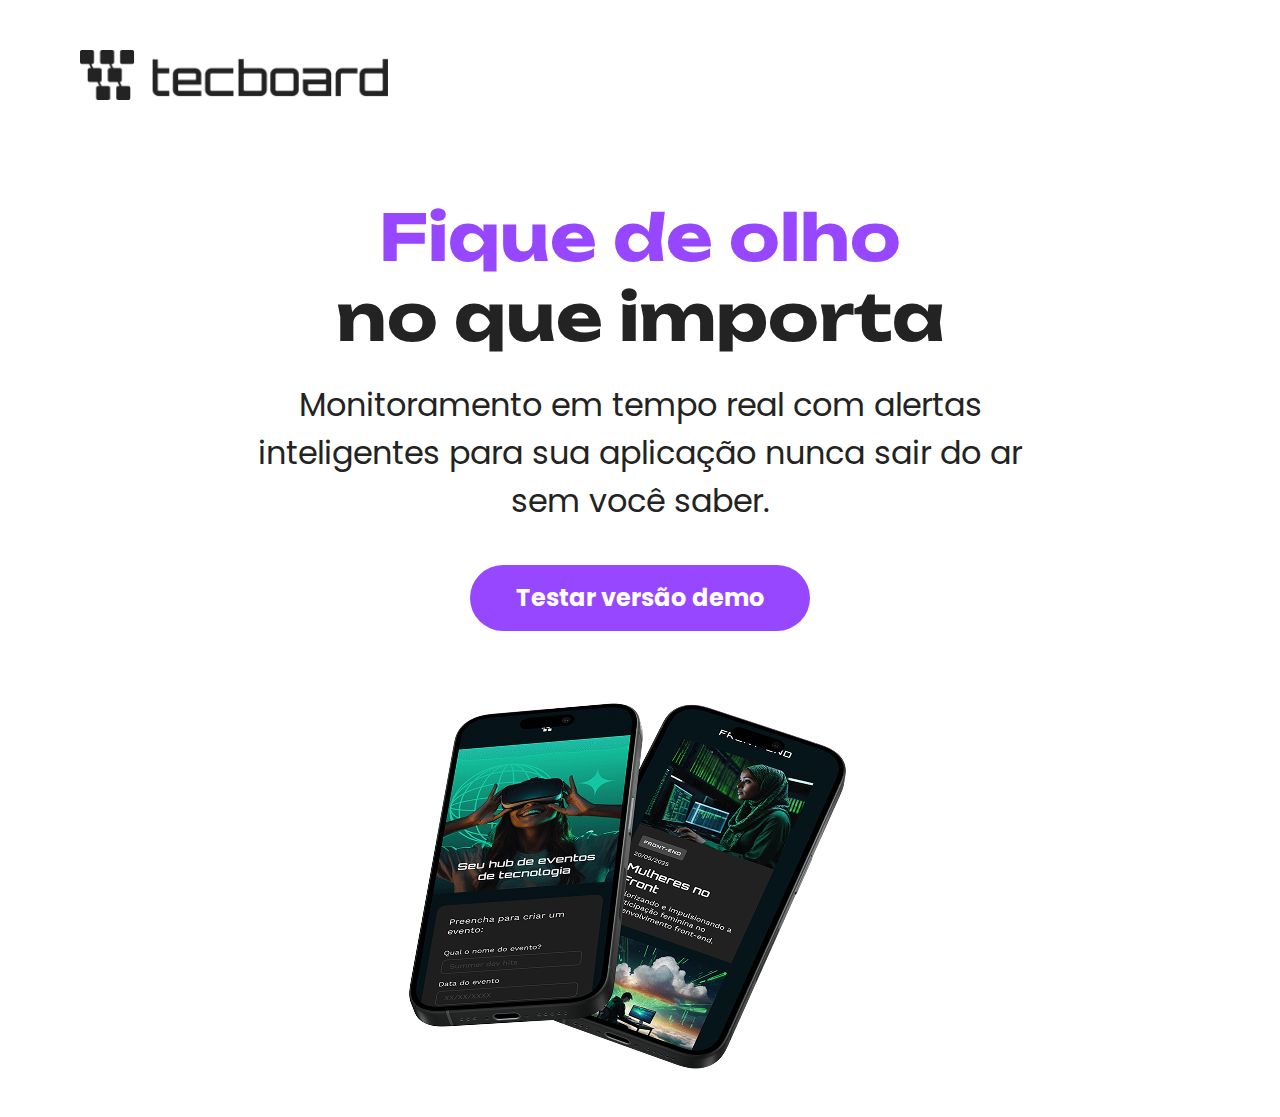
<file: index.html>
<!DOCTYPE html>
<html lang="pt-br">

<head>
	<meta charset="UTF-8">
	<meta name="viewport" content="width=device-width, initial-scale=1.0">
	<link rel="icon" href="favicon.png">

	<link rel="stylesheet" href="css/styles.css">
	<link rel="stylesheet" href="css/fonts.css">

	<title>Tecboard</title>
</head>

<body>
	<header>
		<img src="img/logo.png" alt="Logo Tecboard na cor preta">
	</header>
	<main>
		<section>
			<h1><span>Fique de olho</span>
				<br>no que importa
			</h1>

			<p>
				Monitoramento em tempo real com alertas inteligentes para sua aplicação nunca sair do ar sem você saber.
			</p>

			<a href="#">Testar versão demo</a>
			
			<img src="img/celulares_desktop.png" alt="Dois celulares pretos sobrepostos com uma sombra roxa no fundo com o aplicativo do Tecboard aberto">
		</section>
	</main>
</body>

</html>
</file>
<file: css/fonts.css>
@font-face {
  font-family: 'Poppins';
  src: url('../fonts/Poppins-Regular.ttf') format('truetype');
  font-weight: 400;
  font-style: normal;
  font-display: swap;
}

@font-face {
  font-family: 'Poppins';
  src: url('../fonts/Poppins-Bold.ttf') format('truetype');
  font-weight: 700;
  font-style: normal;
  font-display: swap;
}

@font-face {
  font-family: 'Unbounded';
  src: url('../fonts/Unbounded-Regular.ttf') format('truetype');
  font-weight: 400;
  font-style: normal;
  font-display: swap;
}

@font-face {
  font-family: 'Unbounded';
  src: url('../fonts/Unbounded-Bold.ttf') format('truetype');
  font-weight: 700;
  font-style: normal;
  font-display: swap;
}
</file>
<file: css/styles.css>
/* CSS Reset */

* {
	margin: 0;
	padding: 0;
}

/* Desktop */

body {
	background: #ffffff;
	color: #232323;
	font-family: 'Poppins', sans-serif;
}

header {
	margin: 20px 50px;
	padding: 30px;
}

header img {
	height: 50px;
	display: inline-block;
}

section {
	width: 100%;
	max-width: 1100px;
	margin: 0 auto;
	text-align: center;
}

section img {
	display: block;
	width: 792px;
	height: 446px;
	margin: 0 auto;
}

h1 {
	font-family: 'Unbounded', sans-serif;
	font-weight: 700;
	font-size: 64px;
	margin-top: 60px;
}

span {
	color: #9747FF;
}

p {
	font-weight: 400;
	font-size: 32px;
	margin: 24px auto 0;
	width: 792px;
}

a {
	display: inline-block;
	font-weight: 700;
	font-size: 24px;
	text-decoration: none;
	color: #fff;
	background-color: #9747FF;
	width: 340px;
	height: 66px;
	line-height: 66px;
	border-radius: 36px;
	margin: 40px auto;
}

a:hover {
	background-color: #8233E8;
}

/*Tablet*/
@media(max-width: 768px){
	header img{
		margin: 65px 0 0 60px
	}
	p {
		width: 648px;
	}

}

/*Celular*/
@media(max-width: 375px){
	
	header {
		margin: 0
	}
	
	header img{
		height: 32px;
		margin: 0 0 0 0
	}

	h1 {
		margin-top: 30px;
		font-size: 40px;
	}

	p {
		font-size: 20px;
		width: 340px;
	}

	section img {
		width: 340px;
		height: 230px;
	}
}
</file>
